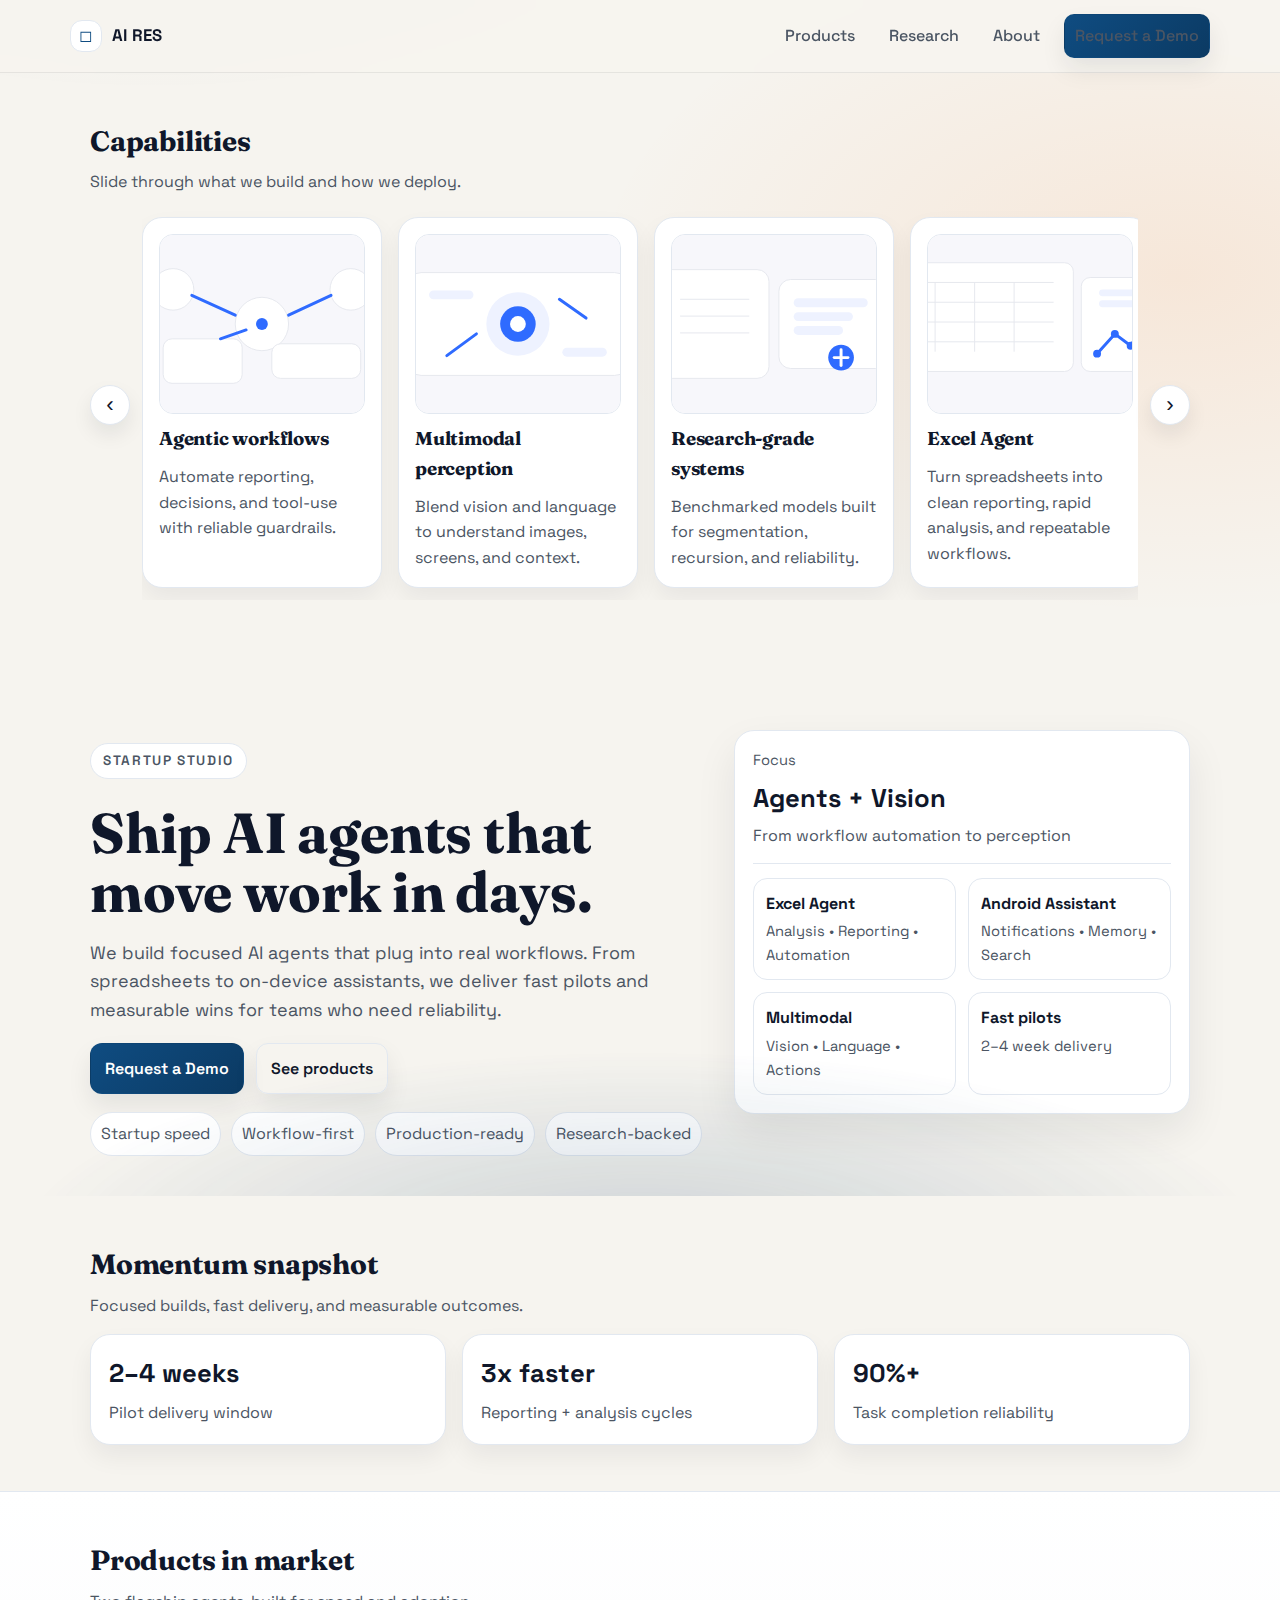
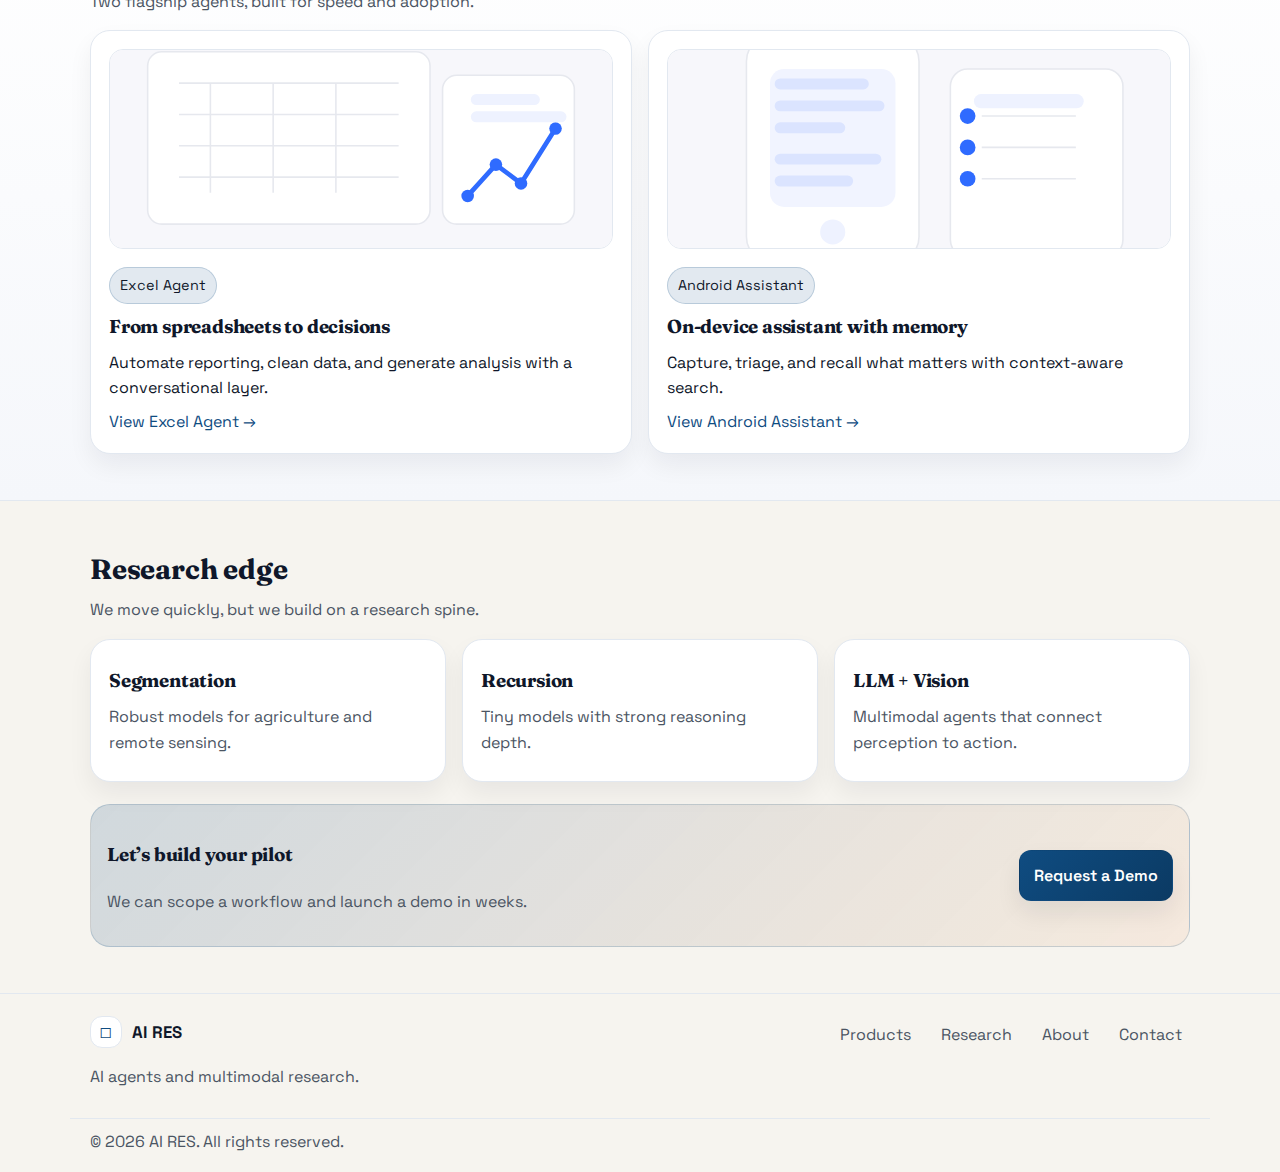
<file: index.html>
<!doctype html>
<html lang="en">
<head>
  <meta charset="utf-8" />
  <meta name="viewport" content="width=device-width,initial-scale=1" />
  <title>AI RES — AI Agents for Fast-Moving Teams</title>
  <meta name="description" content="AI RES is a startup studio building AI agents for real workflows. Fast pilots, reliable automation, research-backed systems." />
  <meta property="og:title" content="AI RES" />
  <meta property="og:description" content="AI agents for real workflows. Fast pilots, reliable automation, and research-backed systems." />
  <meta property="og:type" content="website" />
  <link rel="icon" href="data:,">
  <link rel="stylesheet" href="./assets/css/styles.css" />
</head>
<body>
  <a class="skip-link" href="#main">Skip to content</a>

  <header class="site-header">
    <div class="container header-inner">
      <a class="brand" href="./">
        <span class="brand-mark" aria-hidden="true">◻︎</span>
        <span class="brand-name">AI RES</span>
      </a>

      <button class="nav-toggle" aria-label="Open menu" aria-expanded="false" data-nav-toggle>
        <span class="nav-toggle-bar"></span>
        <span class="nav-toggle-bar"></span>
      </button>

      <nav class="nav" data-nav>
        <a href="./products/">Products</a>
        <a href="./research/">Research</a>
        <a href="./about/">About</a>
        <a href="./contact/" class="btn btn-sm btn-primary">Request a Demo</a>
      </nav>
    </div>
  </header>

  <main id="main">
    <section class="section">
      <div class="container">
        <div class="section-head">
          <h2>Capabilities</h2>
          <p class="muted">Slide through what we build and how we deploy.</p>
        </div>

        <div class="capability-slider" data-slider>
          <button class="slider-btn" type="button" aria-label="Previous" data-slider-prev>‹</button>
          <div class="slider-track" data-slider-track>
            <article class="slider-card">
              <img src="./assets/img/capability-agents.svg" alt="Workflow nodes connected by paths">
              <h3>Agentic workflows</h3>
              <p>Automate reporting, decisions, and tool-use with reliable guardrails.</p>
            </article>
            <article class="slider-card">
              <img src="./assets/img/capability-vision.svg" alt="Lens with visual markers and focus rings">
              <h3>Multimodal perception</h3>
              <p>Blend vision and language to understand images, screens, and context.</p>
            </article>
            <article class="slider-card">
              <img src="./assets/img/capability-research.svg" alt="Research blocks with highlighted findings">
              <h3>Research-grade systems</h3>
              <p>Benchmarked models built for segmentation, recursion, and reliability.</p>
            </article>
            <article class="slider-card">
              <img src="./assets/img/product-excel.svg" alt="Spreadsheet cells connected to a chart and checkmarks">
              <h3>Excel Agent</h3>
              <p>Turn spreadsheets into clean reporting, rapid analysis, and repeatable workflows.</p>
            </article>
            <article class="slider-card">
              <img src="./assets/img/product-android.svg" alt="Mobile assistant interface with notifications and memory">
              <h3>Android Assistant</h3>
              <p>A context-aware assistant that remembers, prioritizes, and retrieves what matters.</p>
            </article>
          </div>
          <button class="slider-btn" type="button" aria-label="Next" data-slider-next>›</button>
        </div>
      </div>
    </section>

    <section class="hero">
      <div class="container hero-grid">
        <div class="hero-copy">
          <p class="eyebrow">Startup Studio</p>
          <h1>Ship AI agents that move work in days.</h1>
          <p class="lead">
            We build focused AI agents that plug into real workflows. From spreadsheets to on-device assistants,
            we deliver fast pilots and measurable wins for teams who need reliability.
          </p>

          <div class="cta-row">
            <a class="btn btn-primary" href="./contact/?subject=Request%20a%20Demo%20—%20AI%20RES">Request a Demo</a>
            <a class="btn btn-ghost" href="./products/">See products</a>
          </div>

          <div class="trust-strip" role="list" aria-label="Key attributes">
            <div role="listitem">Startup speed</div>
            <div role="listitem">Workflow-first</div>
            <div role="listitem">Production-ready</div>
            <div role="listitem">Research-backed</div>
          </div>
        </div>

        <div class="hero-card">
          <div class="metric">
            <div class="metric-kicker">Focus</div>
            <div class="metric-value">Agents + Vision</div>
            <div class="metric-sub">From workflow automation to perception</div>
          </div>
          <div class="divider"></div>
          <div class="mini-grid">
            <div class="mini">
              <div class="mini-title">Excel Agent</div>
              <div class="mini-sub">Analysis • Reporting • Automation</div>
            </div>
            <div class="mini">
              <div class="mini-title">Android Assistant</div>
              <div class="mini-sub">Notifications • Memory • Search</div>
            </div>
            <div class="mini">
              <div class="mini-title">Multimodal</div>
              <div class="mini-sub">Vision • Language • Actions</div>
            </div>
            <div class="mini">
              <div class="mini-title">Fast pilots</div>
              <div class="mini-sub">2–4 week delivery</div>
            </div>
          </div>
        </div>
      </div>

      <div class="hero-bg" aria-hidden="true"></div>
    </section>

    <section class="section">
      <div class="container">
        <div class="section-head">
          <h2>Momentum snapshot</h2>
          <p class="muted">Focused builds, fast delivery, and measurable outcomes.</p>
        </div>

        <div class="stat-grid">
          <article class="stat-card">
            <p class="stat-value">2–4 weeks</p>
            <p class="stat-label">Pilot delivery window</p>
          </article>
          <article class="stat-card">
            <p class="stat-value">3x faster</p>
            <p class="stat-label">Reporting + analysis cycles</p>
          </article>
          <article class="stat-card">
            <p class="stat-value">90%+</p>
            <p class="stat-label">Task completion reliability</p>
          </article>
        </div>
      </div>
    </section>

    <section class="section section-soft">
      <div class="container">
        <div class="section-head">
          <h2>Products in market</h2>
          <p class="muted">Two flagship agents, built for speed and adoption.</p>
        </div>

        <div class="cards two">
          <article class="card product-card">
            <img src="./assets/img/product-excel.svg" alt="Spreadsheet cells connected to a chart and checkmarks">
            <div class="tag">Excel Agent</div>
            <h3>From spreadsheets to decisions</h3>
            <p>Automate reporting, clean data, and generate analysis with a conversational layer.</p>
            <a class="link" href="./products/excel-agent/">View Excel Agent →</a>
          </article>
          <article class="card product-card">
            <img src="./assets/img/product-android.svg" alt="Mobile assistant interface with notifications and memory">
            <div class="tag">Android Assistant</div>
            <h3>On-device assistant with memory</h3>
            <p>Capture, triage, and recall what matters with context-aware search.</p>
            <a class="link" href="./products/android-assistant/">View Android Assistant →</a>
          </article>
        </div>
      </div>
    </section>

    <section class="section">
      <div class="container">
        <div class="section-head">
          <h2>Research edge</h2>
          <p class="muted">We move quickly, but we build on a research spine.</p>
        </div>

        <div class="cards three">
          <article class="card">
            <h3>Segmentation</h3>
            <p class="muted">Robust models for agriculture and remote sensing.</p>
          </article>
          <article class="card">
            <h3>Recursion</h3>
            <p class="muted">Tiny models with strong reasoning depth.</p>
          </article>
          <article class="card">
            <h3>LLM + Vision</h3>
            <p class="muted">Multimodal agents that connect perception to action.</p>
          </article>
        </div>

        <div class="callout">
          <div>
            <h3>Let’s build your pilot</h3>
            <p class="muted">We can scope a workflow and launch a demo in weeks.</p>
          </div>
          <a class="btn btn-primary" href="./contact/?subject=Pilot%20Request%20—%20AI%20RES">Request a Demo</a>
        </div>
      </div>
    </section>
  </main>

  <footer class="site-footer">
    <div class="container footer-inner">
      <div class="footer-left">
        <div class="brand small">
          <span class="brand-mark" aria-hidden="true">◻︎</span>
          <span class="brand-name">AI RES</span>
        </div>
        <p class="muted">AI agents and multimodal research.</p>
      </div>
      <div class="footer-right">
        <a href="./products/">Products</a>
        <a href="./research/">Research</a>
        <a href="./about/">About</a>
        <a href="./contact/">Contact</a>
      </div>
    </div>
    <div class="container footer-bottom">
      <span class="muted">© <span id="year"></span> AI RES. All rights reserved.</span>
    </div>
  </footer>

  <script src="./assets/js/main.js"></script>
</body>
</html>
</file>
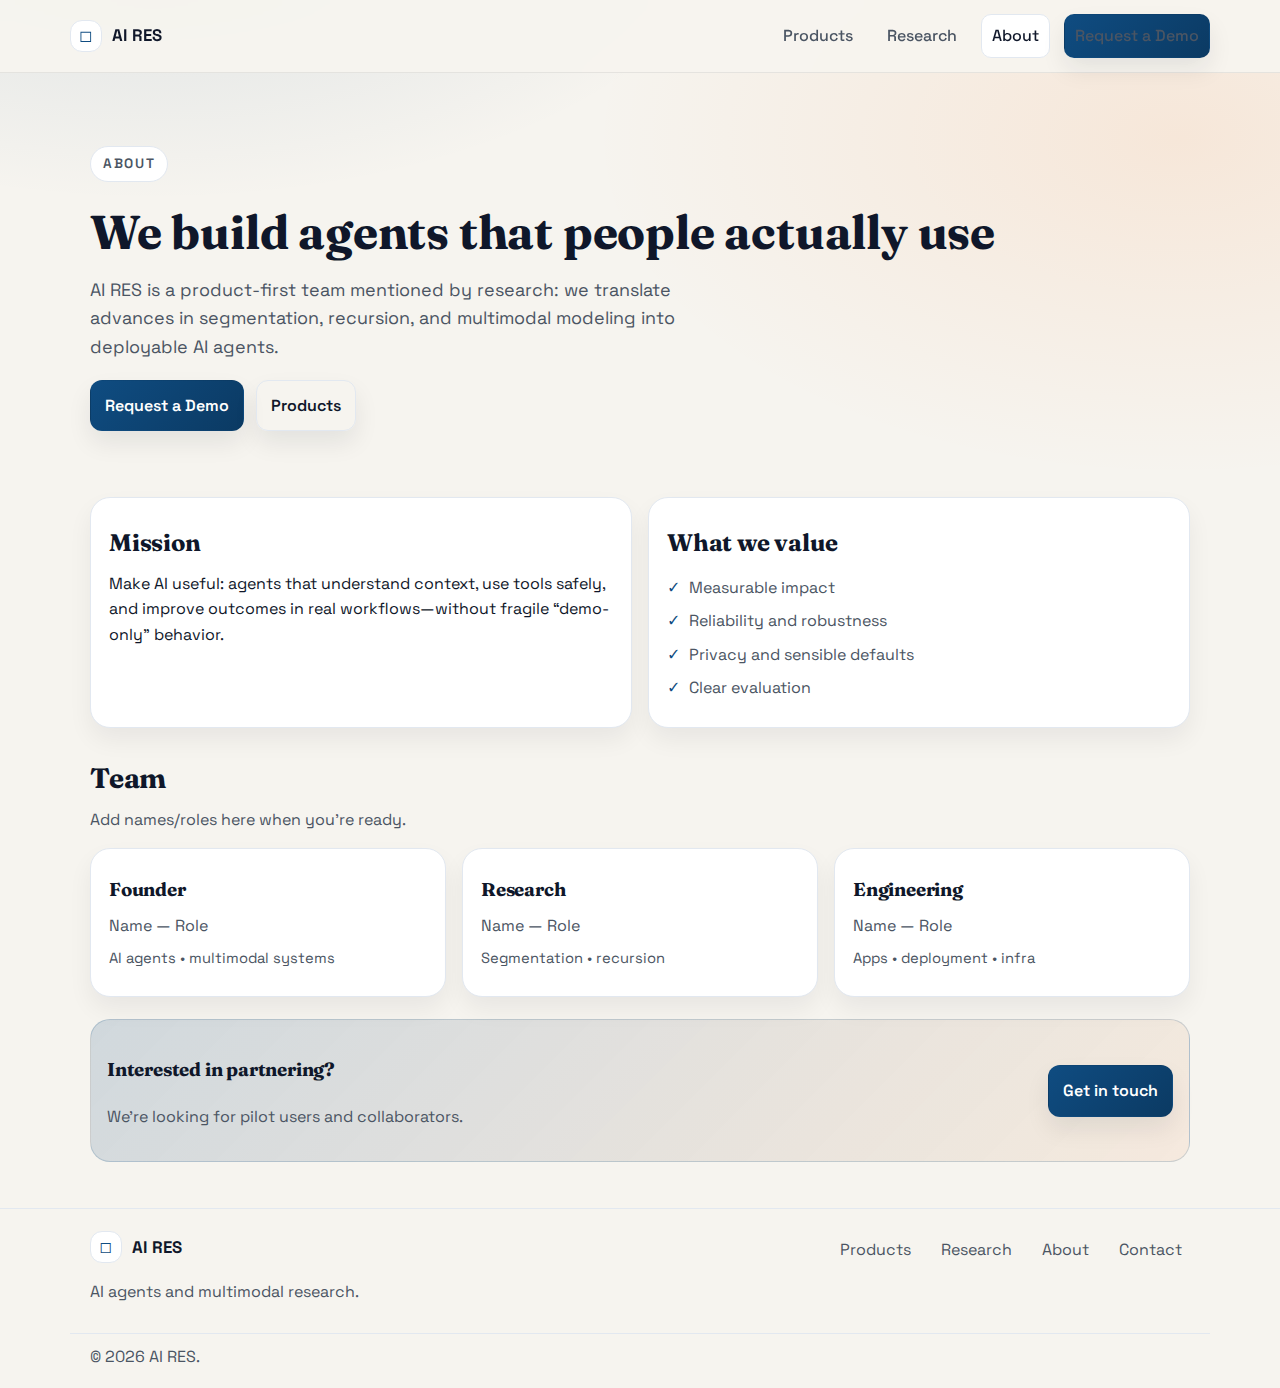
<file: about/index.html>
<!doctype html>
<html lang="en">
<head>
  <meta charset="utf-8" />
  <meta name="viewport" content="width=device-width,initial-scale=1" />
  <title>About — AI RES</title>
  <meta name="description" content="About AI RES." />
  <link rel="icon" href="data:,">
  <link rel="stylesheet" href="../assets/css/styles.css" />
</head>
<body>
  <a class="skip-link" href="#main">Skip to content</a>

  <header class="site-header">
    <div class="container header-inner">
      <a class="brand" href="../">
        <span class="brand-mark" aria-hidden="true">◻︎</span>
        <span class="brand-name">AI RES</span>
      </a>

      <button class="nav-toggle" aria-label="Open menu" aria-expanded="false" data-nav-toggle>
        <span class="nav-toggle-bar"></span>
        <span class="nav-toggle-bar"></span>
      </button>

      <nav class="nav" data-nav>
        <a href="../products/">Products</a>
        <a href="../research/">Research</a>
        <a class="active" href="./">About</a>
        <a href="../contact/" class="btn btn-sm btn-primary">Request a Demo</a>
      </nav>
    </div>
  </header>

  <main id="main">
    <section class="page-hero">
      <div class="container">
        <p class="eyebrow">About</p>
        <h1>We build agents that people actually use</h1>
        <p class="lead">
          AI RES is a product-first team mentioned by research: we translate advances in segmentation,
          recursion, and multimodal modeling into deployable AI agents.
        </p>
        <div class="cta-row">
          <a class="btn btn-primary" href="../contact/?subject=Request%20a%20Demo%20—%20AI%20RES">Request a Demo</a>
          <a class="btn btn-ghost" href="../products/">Products</a>
        </div>
      </div>
    </section>

    <section class="section">
      <div class="container">
        <div class="cards two">
          <article class="card">
            <h2>Mission</h2>
            <p>
              Make AI useful: agents that understand context, use tools safely, and improve outcomes in
              real workflows—without fragile “demo-only” behavior.
            </p>
          </article>
          <article class="card">
            <h2>What we value</h2>
            <ul class="checklist">
              <li>Measurable impact</li>
              <li>Reliability and robustness</li>
              <li>Privacy and sensible defaults</li>
              <li>Clear evaluation</li>
            </ul>
          </article>
        </div>

        <div class="section-head" style="margin-top: 28px;">
          <h2>Team</h2>
          <p class="muted">Add names/roles here when you’re ready.</p>
        </div>

        <div class="cards three">
          <article class="card">
            <h3>Founder</h3>
            <p class="muted">Name — Role</p>
            <p class="tiny muted">AI agents • multimodal systems</p>
          </article>
          <article class="card">
            <h3>Research</h3>
            <p class="muted">Name — Role</p>
            <p class="tiny muted">Segmentation • recursion</p>
          </article>
          <article class="card">
            <h3>Engineering</h3>
            <p class="muted">Name — Role</p>
            <p class="tiny muted">Apps • deployment • infra</p>
          </article>
        </div>

        <div class="callout">
          <div>
            <h3>Interested in partnering?</h3>
            <p class="muted">We’re looking for pilot users and collaborators.</p>
          </div>
          <a class="btn btn-primary" href="../contact/?subject=Partnership%20Inquiry%20—%20AI%20RES">Get in touch</a>
        </div>
      </div>
    </section>
  </main>

  <footer class="site-footer">
    <div class="container footer-inner">
      <div class="footer-left">
        <div class="brand small">
          <span class="brand-mark" aria-hidden="true">◻︎</span>
          <span class="brand-name">AI RES</span>
        </div>
        <p class="muted">AI agents and multimodal research.</p>
      </div>
      <div class="footer-right">
        <a href="../products/">Products</a>
        <a href="../research/">Research</a>
        <a href="../about/">About</a>
        <a href="../contact/">Contact</a>
      </div>
    </div>
    <div class="container footer-bottom">
      <span class="muted">© <span id="year"></span> AI RES.</span>
    </div>
  </footer>

  <script src="../assets/js/main.js"></script>
</body>
</html>
</file>
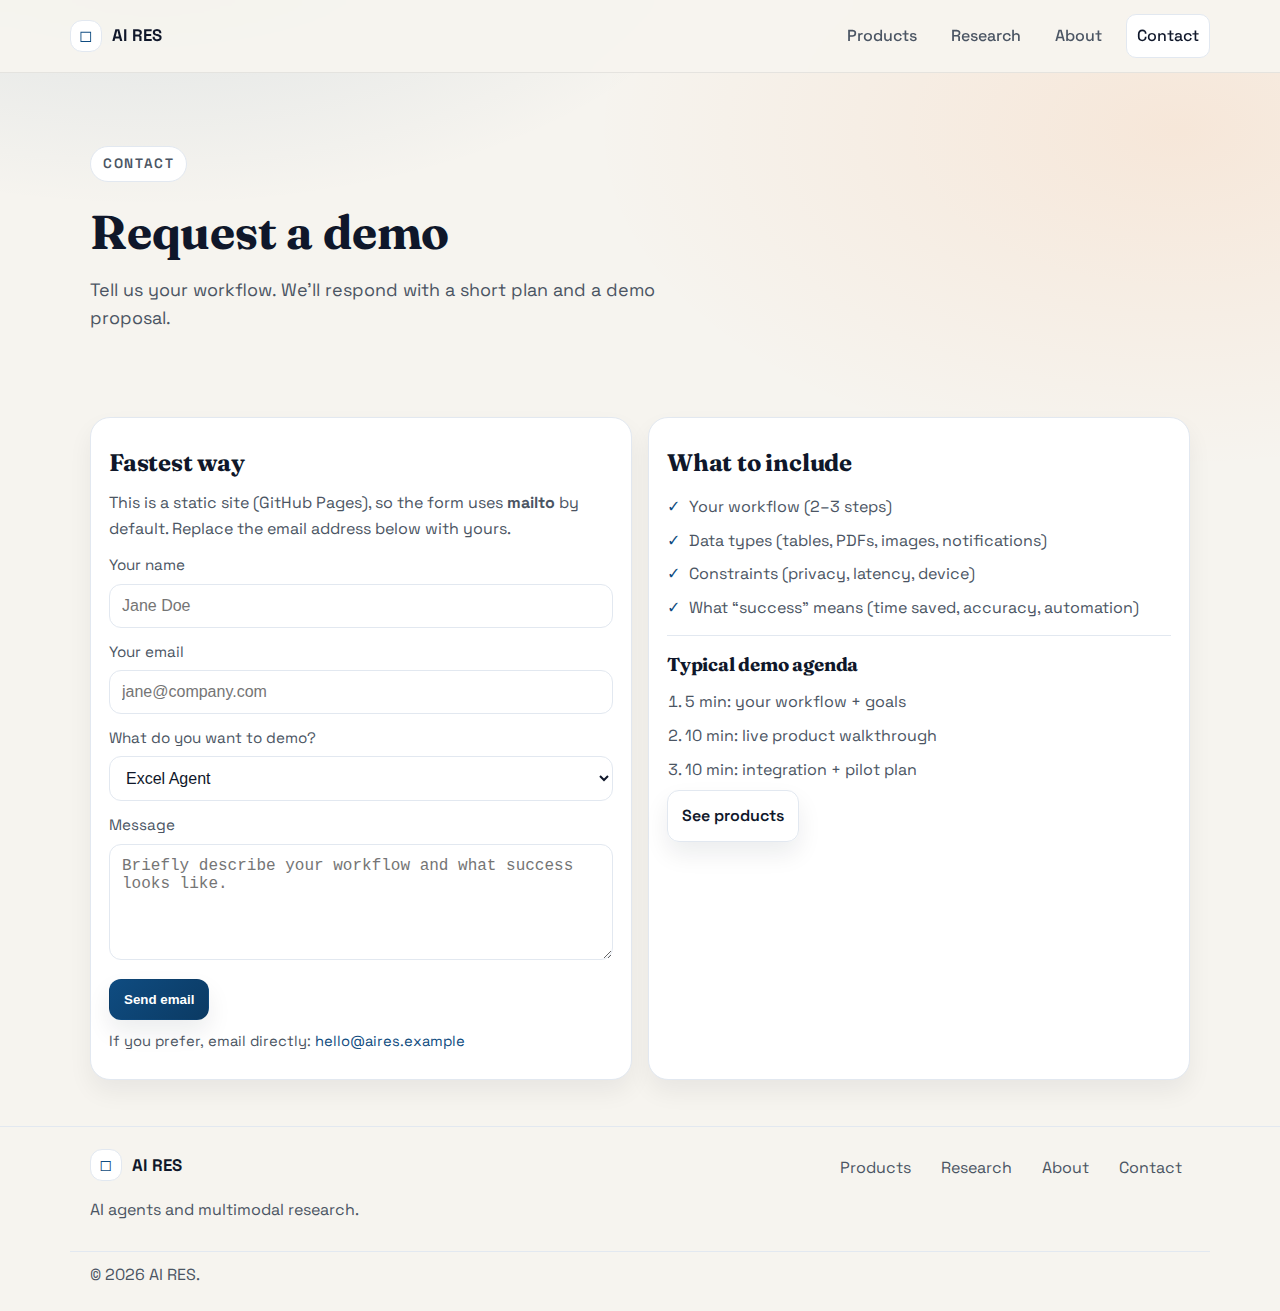
<file: contact/index.html>
<!doctype html>
<html lang="en">
<head>
  <meta charset="utf-8" />
  <meta name="viewport" content="width=device-width,initial-scale=1" />
  <title>Contact — AI RES</title>
  <meta name="description" content="Contact AI RES to request a demo." />
  <link rel="icon" href="data:,">
  <link rel="stylesheet" href="../assets/css/styles.css" />
</head>
<body>
  <a class="skip-link" href="#main">Skip to content</a>

  <header class="site-header">
    <div class="container header-inner">
      <a class="brand" href="../">
        <span class="brand-mark" aria-hidden="true">◻︎</span>
        <span class="brand-name">AI RES</span>
      </a>

      <button class="nav-toggle" aria-label="Open menu" aria-expanded="false" data-nav-toggle>
        <span class="nav-toggle-bar"></span>
        <span class="nav-toggle-bar"></span>
      </button>

      <nav class="nav" data-nav>
        <a href="../products/">Products</a>
        <a href="../research/">Research</a>
        <a href="../about/">About</a>
        <a class="active" href="./">Contact</a>
      </nav>
    </div>
  </header>

  <main id="main">
    <section class="page-hero">
      <div class="container">
        <p class="eyebrow">Contact</p>
        <h1>Request a demo</h1>
        <p class="lead">Tell us your workflow. We’ll respond with a short plan and a demo proposal.</p>
      </div>
    </section>

    <section class="section">
      <div class="container">
        <div class="cards two">
          <article class="card">
            <h2>Fastest way</h2>
            <p class="muted">
              This is a static site (GitHub Pages), so the form uses <strong>mailto</strong> by default.
              Replace the email address below with yours.
            </p>

            <div class="form">
              <label>
                Your name
                <input type="text" id="name" placeholder="Jane Doe" autocomplete="name" />
              </label>
              <label>
                Your email
                <input type="email" id="email" placeholder="jane@company.com" autocomplete="email" />
              </label>
              <label>
                What do you want to demo?
                <select id="topic">
                  <option value="Excel Agent">Excel Agent</option>
                  <option value="Android Assistant">Android Assistant</option>
                  <option value="Both">Both</option>
                  <option value="Other">Other</option>
                </select>
              </label>
              <label>
                Message
                <textarea id="message" rows="5" placeholder="Briefly describe your workflow and what success looks like."></textarea>
              </label>

              <button class="btn btn-primary" id="sendEmail">Send email</button>
              <p class="tiny muted" style="margin-top:10px;">
                If you prefer, email directly:
                <a class="link" href="mailto:hello@aires.example?subject=Request%20a%20Demo%20—%20AI%20RES">hello@aires.example</a>
              </p>
            </div>
          </article>

          <article class="card">
            <h2>What to include</h2>
            <ul class="checklist">
              <li>Your workflow (2–3 steps)</li>
              <li>Data types (tables, PDFs, images, notifications)</li>
              <li>Constraints (privacy, latency, device)</li>
              <li>What “success” means (time saved, accuracy, automation)</li>
            </ul>

            <div class="divider"></div>

            <h3>Typical demo agenda</h3>
            <ol class="ordered">
              <li>5 min: your workflow + goals</li>
              <li>10 min: live product walkthrough</li>
              <li>10 min: integration + pilot plan</li>
            </ol>

            <a class="btn btn-ghost" href="../products/">See products</a>
          </article>
        </div>
      </div>
    </section>
  </main>

  <footer class="site-footer">
    <div class="container footer-inner">
      <div class="footer-left">
        <div class="brand small">
          <span class="brand-mark" aria-hidden="true">◻︎</span>
          <span class="brand-name">AI RES</span>
        </div>
        <p class="muted">AI agents and multimodal research.</p>
      </div>
      <div class="footer-right">
        <a href="../products/">Products</a>
        <a href="../research/">Research</a>
        <a href="../about/">About</a>
        <a href="../contact/">Contact</a>
      </div>
    </div>
    <div class="container footer-bottom">
      <span class="muted">© <span id="year"></span> AI RES.</span>
    </div>
  </footer>

  <script src="../assets/js/main.js"></script>
</body>
</html>
</file>
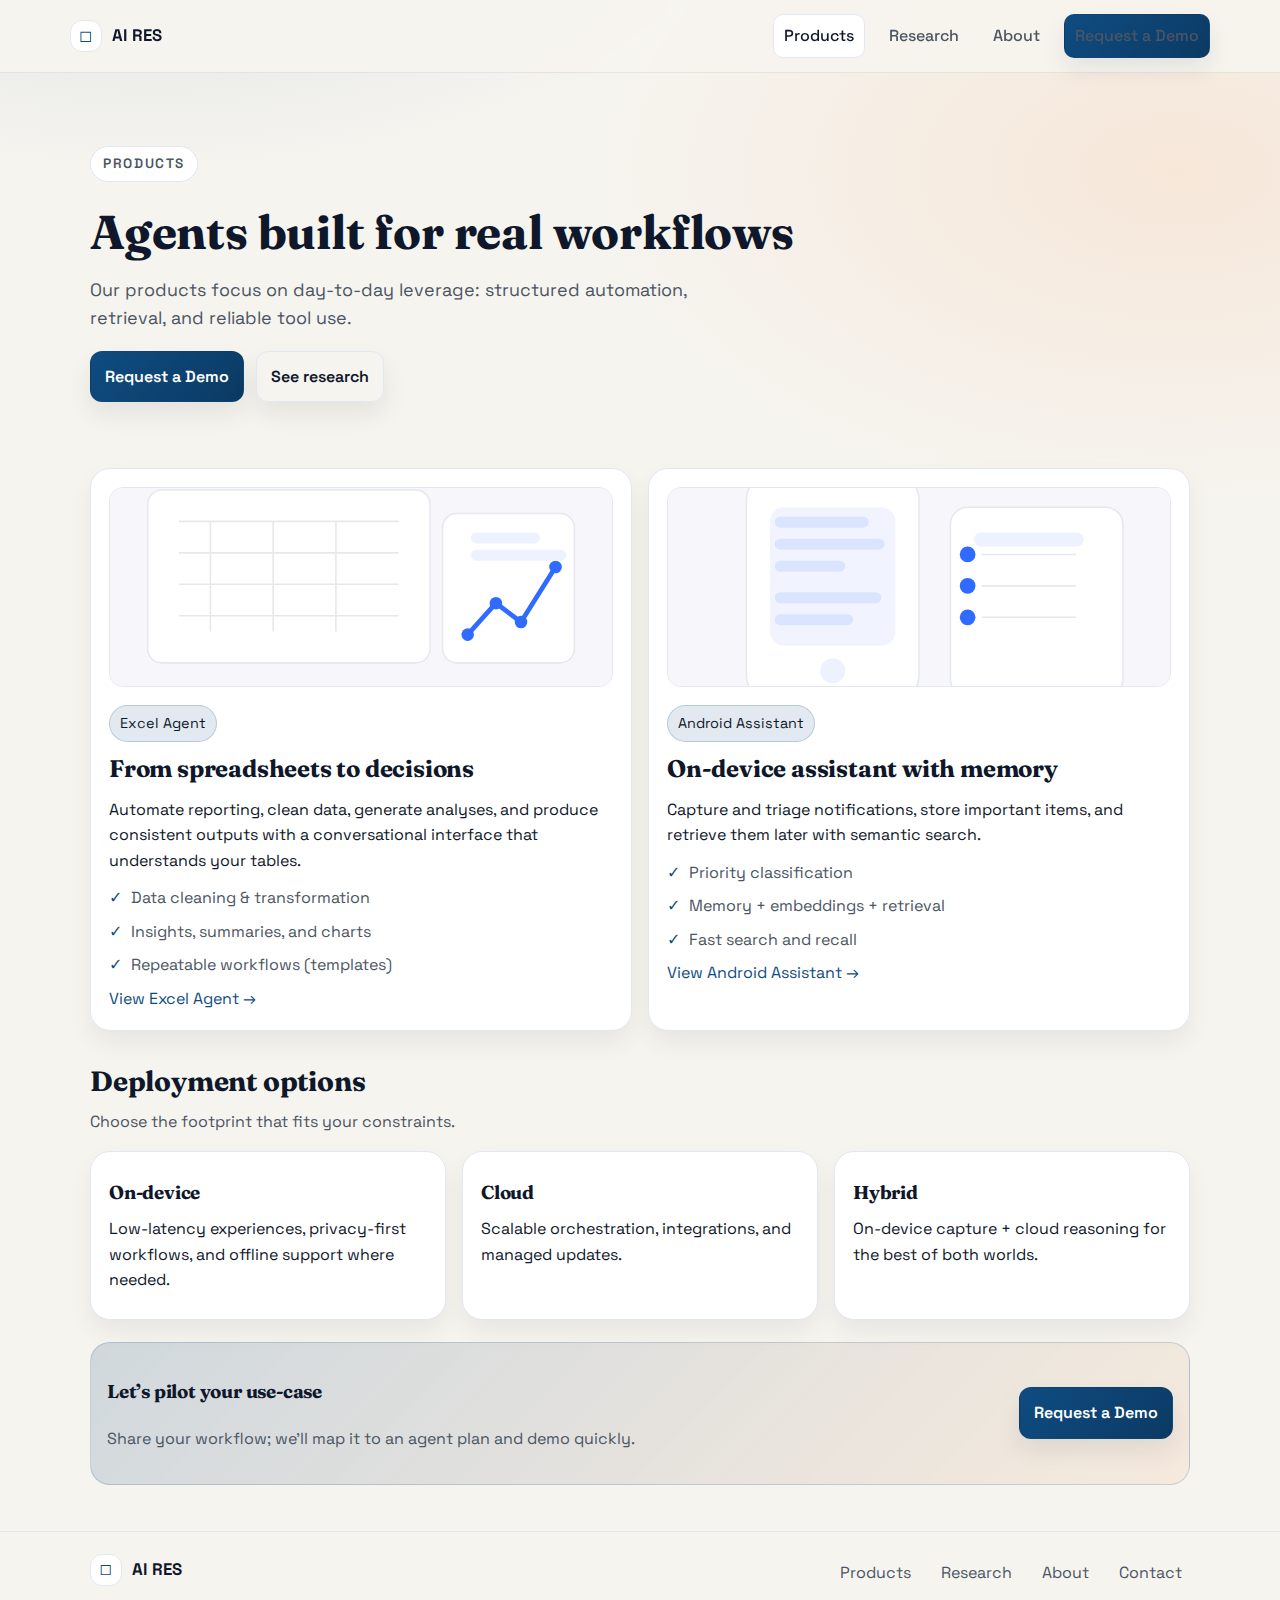
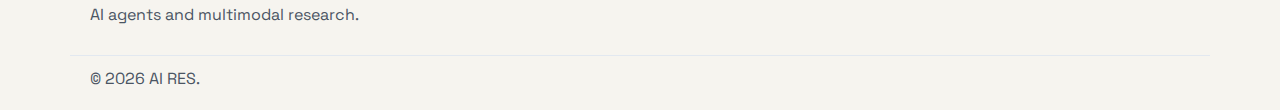
<file: products/index.html>
<!doctype html>
<html lang="en">
<head>
  <meta charset="utf-8" />
  <meta name="viewport" content="width=device-width,initial-scale=1" />
  <title>Products — AI RES</title>
  <meta name="description" content="AI RES products: Excel agent and Android assistant." />
  <link rel="icon" href="data:,">
  <link rel="stylesheet" href="../assets/css/styles.css" />
</head>
<body>
  <a class="skip-link" href="#main">Skip to content</a>

  <header class="site-header">
    <div class="container header-inner">
      <a class="brand" href="../">
        <span class="brand-mark" aria-hidden="true">◻︎</span>
        <span class="brand-name">AI RES</span>
      </a>

      <button class="nav-toggle" aria-label="Open menu" aria-expanded="false" data-nav-toggle>
        <span class="nav-toggle-bar"></span>
        <span class="nav-toggle-bar"></span>
      </button>

      <nav class="nav" data-nav>
        <a class="active" href="./">Products</a>
        <a href="../research/">Research</a>
        <a href="../about/">About</a>
        <a href="../contact/" class="btn btn-sm btn-primary">Request a Demo</a>
      </nav>
    </div>
  </header>

  <main id="main">
    <section class="page-hero">
      <div class="container">
        <p class="eyebrow">Products</p>
        <h1>Agents built for real workflows</h1>
        <p class="lead">
          Our products focus on day-to-day leverage: structured automation, retrieval, and reliable tool use.
        </p>

        <div class="cta-row">
          <a class="btn btn-primary" href="../contact/?subject=Request%20a%20Demo%20—%20AI%20RES">Request a Demo</a>
          <a class="btn btn-ghost" href="../research/">See research</a>
        </div>
      </div>
    </section>

    <section class="section">
      <div class="container">
        <div class="cards two">
          <article class="card product-card">
            <img src="../assets/img/product-excel.svg" alt="Spreadsheet cells connected to a chart and checkmarks">
            <div class="tag">Excel Agent</div>
            <h2>From spreadsheets to decisions</h2>
            <p>
              Automate reporting, clean data, generate analyses, and produce consistent outputs with a conversational
              interface that understands your tables.
            </p>
            <ul class="checklist">
              <li>Data cleaning & transformation</li>
              <li>Insights, summaries, and charts</li>
              <li>Repeatable workflows (templates)</li>
            </ul>
            <a class="link" href="./excel-agent/">View Excel Agent →</a>
          </article>

          <article class="card product-card">
            <img src="../assets/img/product-android.svg" alt="Mobile assistant interface with notifications and memory">
            <div class="tag">Android Assistant</div>
            <h2>On-device assistant with memory</h2>
            <p>
              Capture and triage notifications, store important items, and retrieve them later with semantic search.
            </p>
            <ul class="checklist">
              <li>Priority classification</li>
              <li>Memory + embeddings + retrieval</li>
              <li>Fast search and recall</li>
            </ul>
            <a class="link" href="./android-assistant/">View Android Assistant →</a>
          </article>
        </div>

        <div class="section-head" style="margin-top: 28px;">
          <h2>Deployment options</h2>
          <p class="muted">Choose the footprint that fits your constraints.</p>
        </div>

        <div class="cards three">
          <article class="card">
            <h3>On-device</h3>
            <p>Low-latency experiences, privacy-first workflows, and offline support where needed.</p>
          </article>
          <article class="card">
            <h3>Cloud</h3>
            <p>Scalable orchestration, integrations, and managed updates.</p>
          </article>
          <article class="card">
            <h3>Hybrid</h3>
            <p>On-device capture + cloud reasoning for the best of both worlds.</p>
          </article>
        </div>

        <div class="callout">
          <div>
            <h3>Let’s pilot your use-case</h3>
            <p class="muted">Share your workflow; we’ll map it to an agent plan and demo quickly.</p>
          </div>
          <a class="btn btn-primary" href="../contact/?subject=Pilot%20Request%20—%20AI%20RES">Request a Demo</a>
        </div>
      </div>
    </section>
  </main>

  <footer class="site-footer">
    <div class="container footer-inner">
      <div class="footer-left">
        <div class="brand small">
          <span class="brand-mark" aria-hidden="true">◻︎</span>
          <span class="brand-name">AI RES</span>
        </div>
        <p class="muted">AI agents and multimodal research.</p>
      </div>
      <div class="footer-right">
        <a href="../products/">Products</a>
        <a href="../research/">Research</a>
        <a href="../about/">About</a>
        <a href="../contact/">Contact</a>
      </div>
    </div>
    <div class="container footer-bottom">
      <span class="muted">© <span id="year"></span> AI RES.</span>
    </div>
  </footer>

  <script src="../assets/js/main.js"></script>
</body>
</html>
</file>
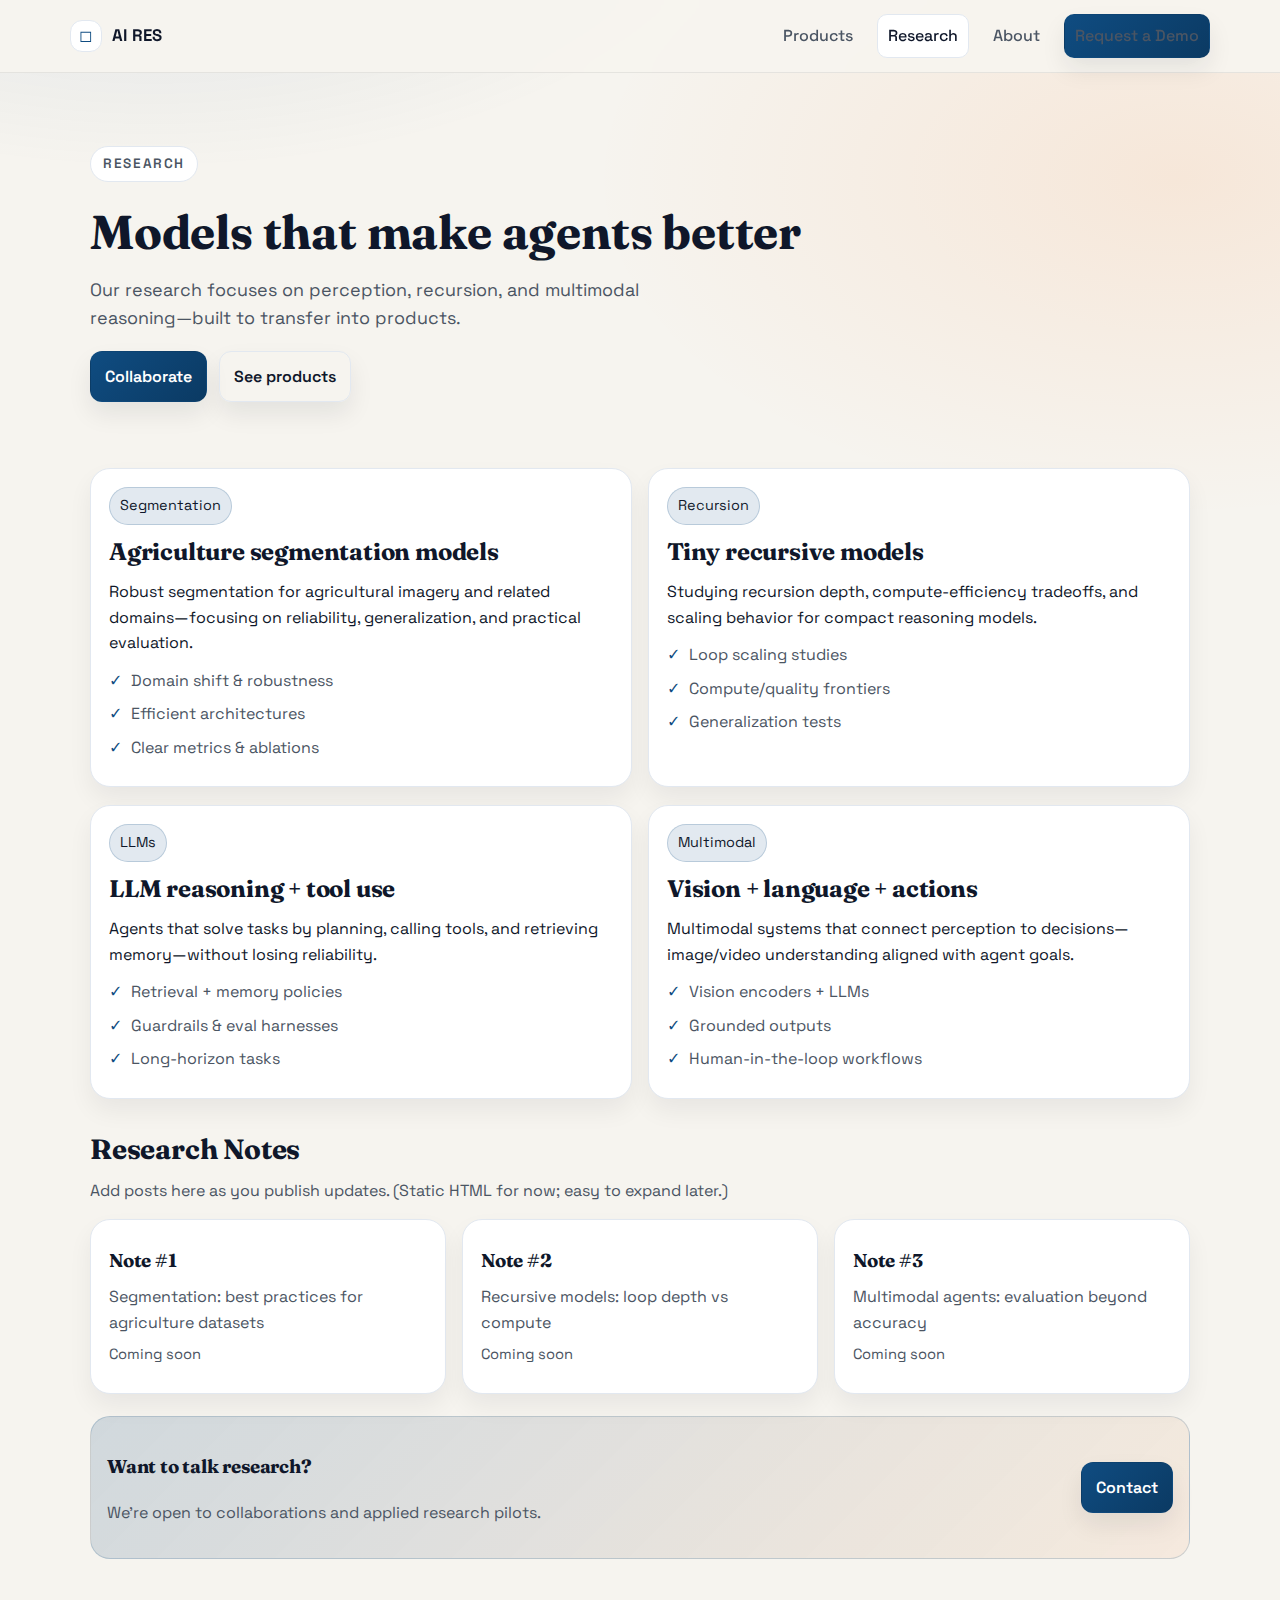
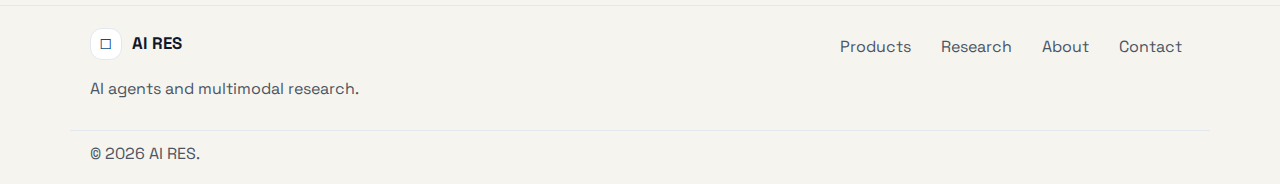
<file: research/index.html>
<!doctype html>
<html lang="en">
<head>
  <meta charset="utf-8" />
  <meta name="viewport" content="width=device-width,initial-scale=1" />
  <title>Research — AI RES</title>
  <meta name="description" content="AI RES research in segmentation, recursive models, LLMs, vision, and multimodal learning." />
  <link rel="icon" href="data:,">
  <link rel="stylesheet" href="../assets/css/styles.css" />
</head>
<body>
  <a class="skip-link" href="#main">Skip to content</a>

  <header class="site-header">
    <div class="container header-inner">
      <a class="brand" href="../">
        <span class="brand-mark" aria-hidden="true">◻︎</span>
        <span class="brand-name">AI RES</span>
      </a>

      <button class="nav-toggle" aria-label="Open menu" aria-expanded="false" data-nav-toggle>
        <span class="nav-toggle-bar"></span>
        <span class="nav-toggle-bar"></span>
      </button>

      <nav class="nav" data-nav>
        <a href="../products/">Products</a>
        <a class="active" href="./">Research</a>
        <a href="../about/">About</a>
        <a href="../contact/" class="btn btn-sm btn-primary">Request a Demo</a>
      </nav>
    </div>
  </header>

  <main id="main">
    <section class="page-hero">
      <div class="container">
        <p class="eyebrow">Research</p>
        <h1>Models that make agents better</h1>
        <p class="lead">
          Our research focuses on perception, recursion, and multimodal reasoning—built to transfer into products.
        </p>

        <div class="cta-row">
          <a class="btn btn-primary" href="../contact/?subject=Research%20Collaboration%20—%20AI%20RES">Collaborate</a>
          <a class="btn btn-ghost" href="../products/">See products</a>
        </div>
      </div>
    </section>

    <section class="section">
      <div class="container">
        <div class="cards two">
          <article class="card">
            <div class="tag">Segmentation</div>
            <h2>Agriculture segmentation models</h2>
            <p>
              Robust segmentation for agricultural imagery and related domains—focusing on reliability,
              generalization, and practical evaluation.
            </p>
            <ul class="checklist">
              <li>Domain shift & robustness</li>
              <li>Efficient architectures</li>
              <li>Clear metrics & ablations</li>
            </ul>
          </article>

          <article class="card">
            <div class="tag">Recursion</div>
            <h2>Tiny recursive models</h2>
            <p>
              Studying recursion depth, compute-efficiency tradeoffs, and scaling behavior for compact reasoning models.
            </p>
            <ul class="checklist">
              <li>Loop scaling studies</li>
              <li>Compute/quality frontiers</li>
              <li>Generalization tests</li>
            </ul>
          </article>
        </div>

        <div class="cards two" style="margin-top: 18px;">
          <article class="card">
            <div class="tag">LLMs</div>
            <h2>LLM reasoning + tool use</h2>
            <p>
              Agents that solve tasks by planning, calling tools, and retrieving memory—without losing reliability.
            </p>
            <ul class="checklist">
              <li>Retrieval + memory policies</li>
              <li>Guardrails & eval harnesses</li>
              <li>Long-horizon tasks</li>
            </ul>
          </article>

          <article class="card">
            <div class="tag">Multimodal</div>
            <h2>Vision + language + actions</h2>
            <p>
              Multimodal systems that connect perception to decisions—image/video understanding aligned with agent goals.
            </p>
            <ul class="checklist">
              <li>Vision encoders + LLMs</li>
              <li>Grounded outputs</li>
              <li>Human-in-the-loop workflows</li>
            </ul>
          </article>
        </div>

        <div class="section-head" style="margin-top: 28px;">
          <h2>Research Notes</h2>
          <p class="muted">Add posts here as you publish updates. (Static HTML for now; easy to expand later.)</p>
        </div>

        <div class="cards three">
          <article class="card">
            <h3>Note #1</h3>
            <p class="muted">Segmentation: best practices for agriculture datasets</p>
            <p class="tiny muted">Coming soon</p>
          </article>
          <article class="card">
            <h3>Note #2</h3>
            <p class="muted">Recursive models: loop depth vs compute</p>
            <p class="tiny muted">Coming soon</p>
          </article>
          <article class="card">
            <h3>Note #3</h3>
            <p class="muted">Multimodal agents: evaluation beyond accuracy</p>
            <p class="tiny muted">Coming soon</p>
          </article>
        </div>

        <div class="callout">
          <div>
            <h3>Want to talk research?</h3>
            <p class="muted">We’re open to collaborations and applied research pilots.</p>
          </div>
          <a class="btn btn-primary" href="../contact/?subject=Research%20Inquiry%20—%20AI%20RES">Contact</a>
        </div>
      </div>
    </section>
  </main>

  <footer class="site-footer">
    <div class="container footer-inner">
      <div class="footer-left">
        <div class="brand small">
          <span class="brand-mark" aria-hidden="true">◻︎</span>
          <span class="brand-name">AI RES</span>
        </div>
        <p class="muted">AI agents and multimodal research.</p>
      </div>
      <div class="footer-right">
        <a href="../products/">Products</a>
        <a href="../research/">Research</a>
        <a href="../about/">About</a>
        <a href="../contact/">Contact</a>
      </div>
    </div>
    <div class="container footer-bottom">
      <span class="muted">© <span id="year"></span> AI RES.</span>
    </div>
  </footer>

  <script src="../assets/js/main.js"></script>
</body>
</html>
</file>
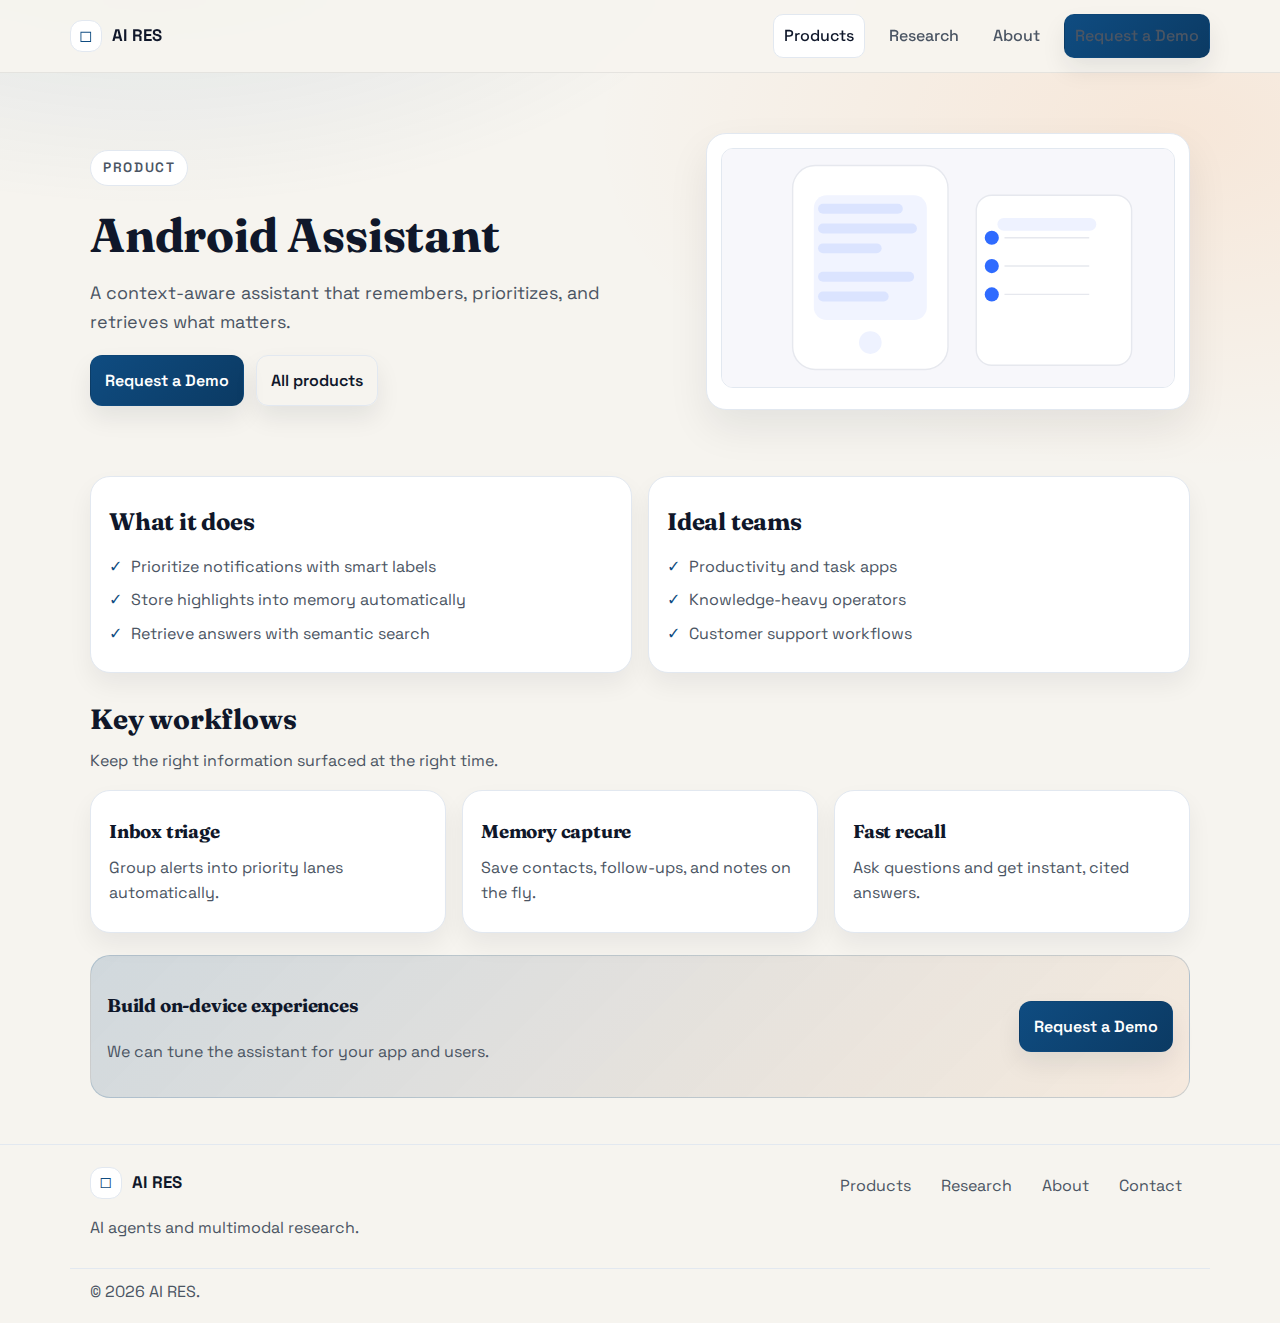
<file: products/android-assistant/index.html>
<!doctype html>
<html lang="en">
<head>
  <meta charset="utf-8" />
  <meta name="viewport" content="width=device-width,initial-scale=1" />
  <title>Android Assistant — AI RES</title>
  <meta name="description" content="Android Assistant by AI RES: notification triage, memory, and fast retrieval." />
  <link rel="icon" href="data:,">
  <link rel="stylesheet" href="../../assets/css/styles.css" />
</head>
<body>
  <a class="skip-link" href="#main">Skip to content</a>

  <header class="site-header">
    <div class="container header-inner">
      <a class="brand" href="../../">
        <span class="brand-mark" aria-hidden="true">◻︎</span>
        <span class="brand-name">AI RES</span>
      </a>

      <button class="nav-toggle" aria-label="Open menu" aria-expanded="false" data-nav-toggle>
        <span class="nav-toggle-bar"></span>
        <span class="nav-toggle-bar"></span>
      </button>

      <nav class="nav" data-nav>
        <a class="active" href="../">Products</a>
        <a href="../../research/">Research</a>
        <a href="../../about/">About</a>
        <a href="../../contact/" class="btn btn-sm btn-primary">Request a Demo</a>
      </nav>
    </div>
  </header>

  <main id="main">
    <section class="page-hero">
      <div class="container product-hero">
        <div>
          <p class="eyebrow">Product</p>
          <h1>Android Assistant</h1>
          <p class="lead">
            A context-aware assistant that remembers, prioritizes, and retrieves what matters.
          </p>
          <div class="cta-row">
            <a class="btn btn-primary" href="../../contact/?subject=Android%20Assistant%20Demo%20—%20AI%20RES">Request a Demo</a>
            <a class="btn btn-ghost" href="../">All products</a>
          </div>
        </div>
        <div class="product-hero-media">
          <img src="../../assets/img/product-android.svg" alt="Mobile assistant interface with notifications and memory">
        </div>
      </div>
    </section>

    <section class="section">
      <div class="container">
        <div class="cards two">
          <article class="card">
            <h2>What it does</h2>
            <ul class="checklist">
              <li>Prioritize notifications with smart labels</li>
              <li>Store highlights into memory automatically</li>
              <li>Retrieve answers with semantic search</li>
            </ul>
          </article>
          <article class="card">
            <h2>Ideal teams</h2>
            <ul class="checklist">
              <li>Productivity and task apps</li>
              <li>Knowledge-heavy operators</li>
              <li>Customer support workflows</li>
            </ul>
          </article>
        </div>

        <div class="section-head" style="margin-top: 24px;">
          <h2>Key workflows</h2>
          <p class="muted">Keep the right information surfaced at the right time.</p>
        </div>

        <div class="cards three">
          <article class="card">
            <h3>Inbox triage</h3>
            <p class="muted">Group alerts into priority lanes automatically.</p>
          </article>
          <article class="card">
            <h3>Memory capture</h3>
            <p class="muted">Save contacts, follow-ups, and notes on the fly.</p>
          </article>
          <article class="card">
            <h3>Fast recall</h3>
            <p class="muted">Ask questions and get instant, cited answers.</p>
          </article>
        </div>

        <div class="callout">
          <div>
            <h3>Build on-device experiences</h3>
            <p class="muted">We can tune the assistant for your app and users.</p>
          </div>
          <a class="btn btn-primary" href="../../contact/?subject=Android%20Assistant%20Pilot%20—%20AI%20RES">Request a Demo</a>
        </div>
      </div>
    </section>
  </main>

  <footer class="site-footer">
    <div class="container footer-inner">
      <div class="footer-left">
        <div class="brand small">
          <span class="brand-mark" aria-hidden="true">◻︎</span>
          <span class="brand-name">AI RES</span>
        </div>
        <p class="muted">AI agents and multimodal research.</p>
      </div>
      <div class="footer-right">
        <a href="../">Products</a>
        <a href="../../research/">Research</a>
        <a href="../../about/">About</a>
        <a href="../../contact/">Contact</a>
      </div>
    </div>
    <div class="container footer-bottom">
      <span class="muted">© <span id="year"></span> AI RES.</span>
    </div>
  </footer>

  <script src="../../assets/js/main.js"></script>
</body>
</html>
</file>
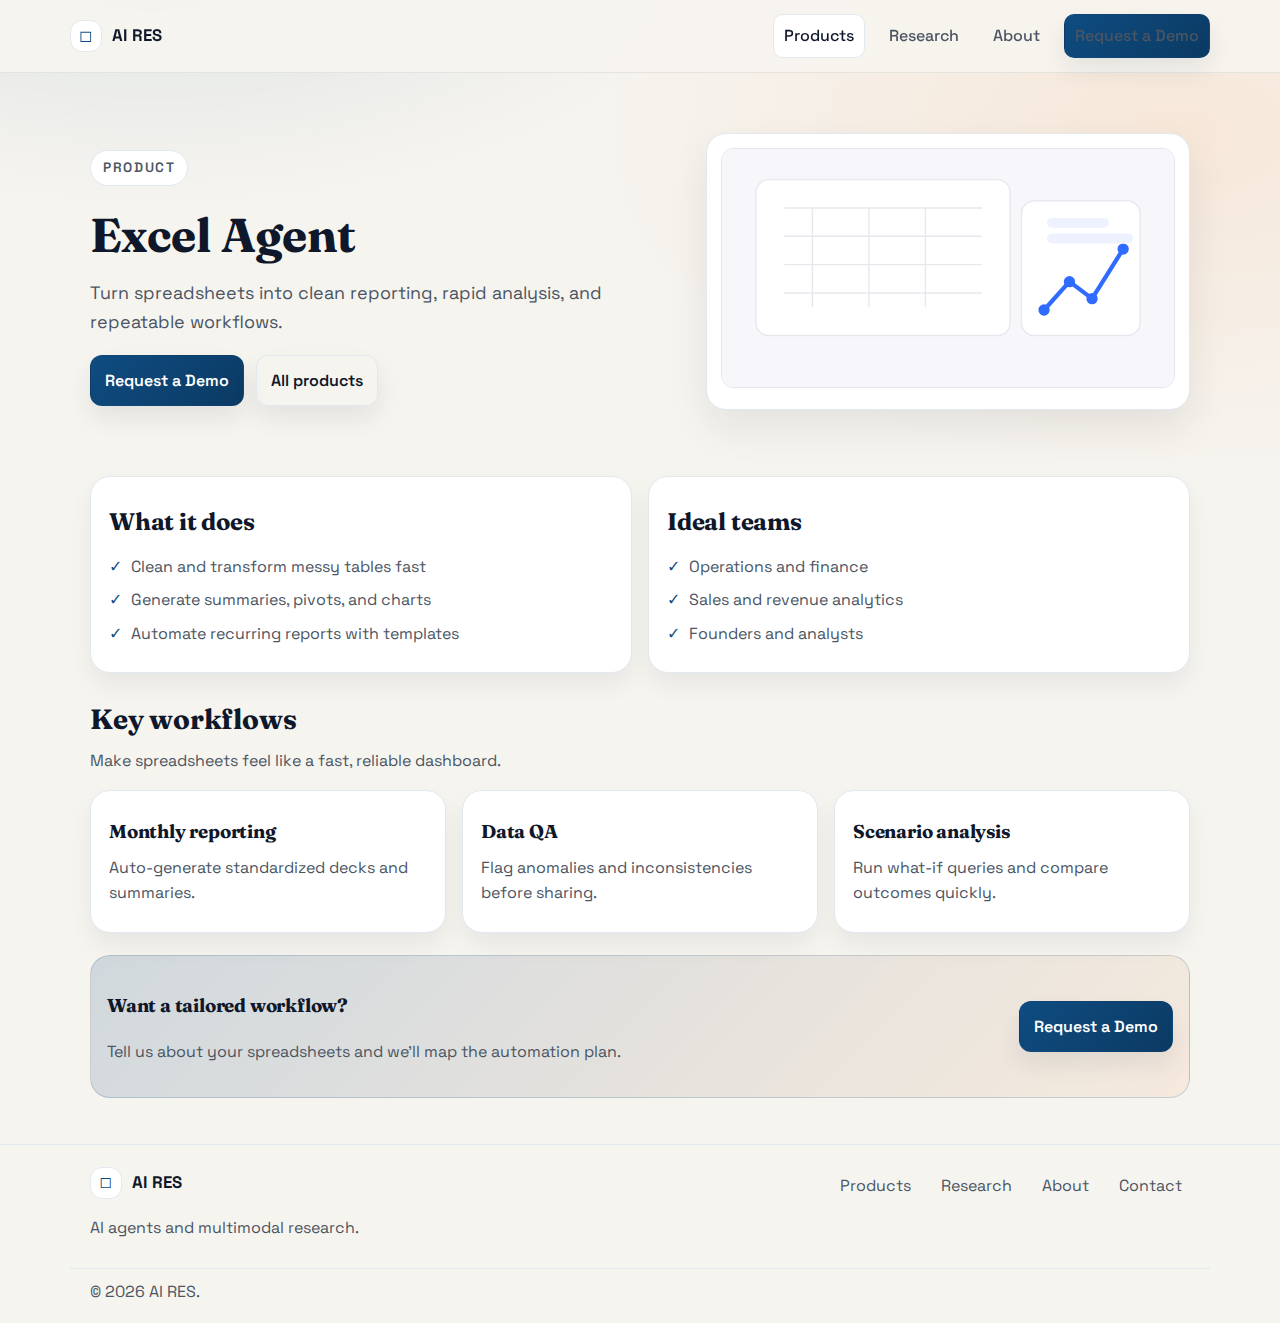
<file: products/excel-agent/index.html>
<!doctype html>
<html lang="en">
<head>
  <meta charset="utf-8" />
  <meta name="viewport" content="width=device-width,initial-scale=1" />
  <title>Excel Agent — AI RES</title>
  <meta name="description" content="Excel Agent by AI RES: automate reporting, analysis, and spreadsheet workflows." />
  <link rel="icon" href="data:,">
  <link rel="stylesheet" href="../../assets/css/styles.css" />
</head>
<body>
  <a class="skip-link" href="#main">Skip to content</a>

  <header class="site-header">
    <div class="container header-inner">
      <a class="brand" href="../../">
        <span class="brand-mark" aria-hidden="true">◻︎</span>
        <span class="brand-name">AI RES</span>
      </a>

      <button class="nav-toggle" aria-label="Open menu" aria-expanded="false" data-nav-toggle>
        <span class="nav-toggle-bar"></span>
        <span class="nav-toggle-bar"></span>
      </button>

      <nav class="nav" data-nav>
        <a class="active" href="../">Products</a>
        <a href="../../research/">Research</a>
        <a href="../../about/">About</a>
        <a href="../../contact/" class="btn btn-sm btn-primary">Request a Demo</a>
      </nav>
    </div>
  </header>

  <main id="main">
    <section class="page-hero">
      <div class="container product-hero">
        <div>
          <p class="eyebrow">Product</p>
          <h1>Excel Agent</h1>
          <p class="lead">
            Turn spreadsheets into clean reporting, rapid analysis, and repeatable workflows.
          </p>
          <div class="cta-row">
            <a class="btn btn-primary" href="../../contact/?subject=Excel%20Agent%20Demo%20—%20AI%20RES">Request a Demo</a>
            <a class="btn btn-ghost" href="../">All products</a>
          </div>
        </div>
        <div class="product-hero-media">
          <img src="../../assets/img/product-excel.svg" alt="Spreadsheet cells connected to a chart and checkmarks">
        </div>
      </div>
    </section>

    <section class="section">
      <div class="container">
        <div class="cards two">
          <article class="card">
            <h2>What it does</h2>
            <ul class="checklist">
              <li>Clean and transform messy tables fast</li>
              <li>Generate summaries, pivots, and charts</li>
              <li>Automate recurring reports with templates</li>
            </ul>
          </article>
          <article class="card">
            <h2>Ideal teams</h2>
            <ul class="checklist">
              <li>Operations and finance</li>
              <li>Sales and revenue analytics</li>
              <li>Founders and analysts</li>
            </ul>
          </article>
        </div>

        <div class="section-head" style="margin-top: 24px;">
          <h2>Key workflows</h2>
          <p class="muted">Make spreadsheets feel like a fast, reliable dashboard.</p>
        </div>

        <div class="cards three">
          <article class="card">
            <h3>Monthly reporting</h3>
            <p class="muted">Auto-generate standardized decks and summaries.</p>
          </article>
          <article class="card">
            <h3>Data QA</h3>
            <p class="muted">Flag anomalies and inconsistencies before sharing.</p>
          </article>
          <article class="card">
            <h3>Scenario analysis</h3>
            <p class="muted">Run what-if queries and compare outcomes quickly.</p>
          </article>
        </div>

        <div class="callout">
          <div>
            <h3>Want a tailored workflow?</h3>
            <p class="muted">Tell us about your spreadsheets and we’ll map the automation plan.</p>
          </div>
          <a class="btn btn-primary" href="../../contact/?subject=Excel%20Agent%20Pilot%20—%20AI%20RES">Request a Demo</a>
        </div>
      </div>
    </section>
  </main>

  <footer class="site-footer">
    <div class="container footer-inner">
      <div class="footer-left">
        <div class="brand small">
          <span class="brand-mark" aria-hidden="true">◻︎</span>
          <span class="brand-name">AI RES</span>
        </div>
        <p class="muted">AI agents and multimodal research.</p>
      </div>
      <div class="footer-right">
        <a href="../">Products</a>
        <a href="../../research/">Research</a>
        <a href="../../about/">About</a>
        <a href="../../contact/">Contact</a>
      </div>
    </div>
    <div class="container footer-bottom">
      <span class="muted">© <span id="year"></span> AI RES.</span>
    </div>
  </footer>

  <script src="../../assets/js/main.js"></script>
</body>
</html>
</file>
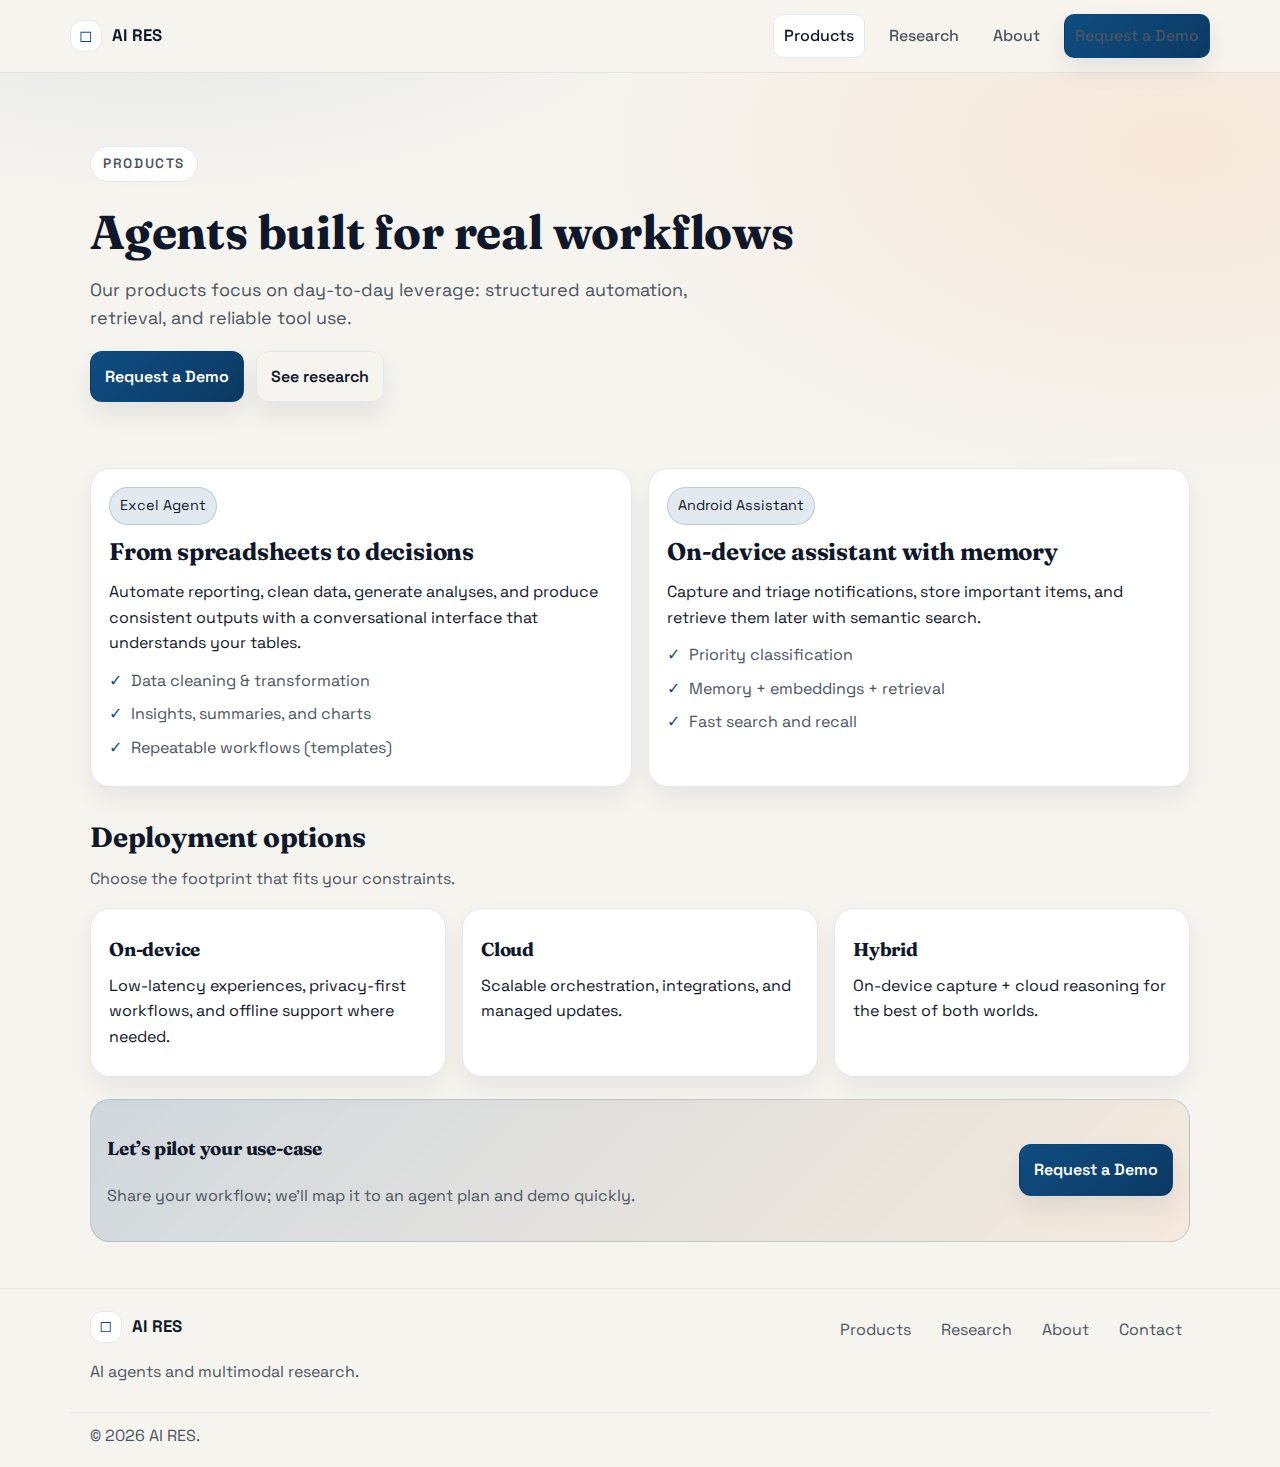
<file: products.html>
<!doctype html>
<html lang="en">
<head>
  <meta charset="utf-8" />
  <meta name="viewport" content="width=device-width,initial-scale=1" />
  <title>Products — AI RES</title>
  <meta name="description" content="AI RES products: Excel agent and Android assistant." />
  <link rel="icon" href="data:,">
  <link rel="stylesheet" href="../assets/css/styles.css" />
</head>
<body>
  <a class="skip-link" href="#main">Skip to content</a>

  <header class="site-header">
    <div class="container header-inner">
      <a class="brand" href="../">
        <span class="brand-mark" aria-hidden="true">◻︎</span>
        <span class="brand-name">AI RES</span>
      </a>

      <button class="nav-toggle" aria-label="Open menu" aria-expanded="false" data-nav-toggle>
        <span class="nav-toggle-bar"></span>
        <span class="nav-toggle-bar"></span>
      </button>

      <nav class="nav" data-nav>
        <a class="active" href="./">Products</a>
        <a href="../research/">Research</a>
        <a href="../about/">About</a>
        <a href="../contact/" class="btn btn-sm btn-primary">Request a Demo</a>
      </nav>
    </div>
  </header>

  <main id="main">
    <section class="page-hero">
      <div class="container">
        <p class="eyebrow">Products</p>
        <h1>Agents built for real workflows</h1>
        <p class="lead">
          Our products focus on day-to-day leverage: structured automation, retrieval, and reliable tool use.
        </p>

        <div class="cta-row">
          <a class="btn btn-primary" href="../contact/?subject=Request%20a%20Demo%20—%20AI%20RES">Request a Demo</a>
          <a class="btn btn-ghost" href="../research/">See research</a>
        </div>
      </div>
    </section>

    <section class="section">
      <div class="container">
        <div class="cards two">
          <article class="card">
            <div class="tag">Excel Agent</div>
            <h2>From spreadsheets to decisions</h2>
            <p>
              Automate reporting, clean data, generate analyses, and produce consistent outputs with a conversational
              interface that understands your tables.
            </p>
            <ul class="checklist">
              <li>Data cleaning & transformation</li>
              <li>Insights, summaries, and charts</li>
              <li>Repeatable workflows (templates)</li>
            </ul>
          </article>

          <article class="card">
            <div class="tag">Android Assistant</div>
            <h2>On-device assistant with memory</h2>
            <p>
              Capture and triage notifications, store important items, and retrieve them later with semantic search.
            </p>
            <ul class="checklist">
              <li>Priority classification</li>
              <li>Memory + embeddings + retrieval</li>
              <li>Fast search and recall</li>
            </ul>
          </article>
        </div>

        <div class="section-head" style="margin-top: 28px;">
          <h2>Deployment options</h2>
          <p class="muted">Choose the footprint that fits your constraints.</p>
        </div>

        <div class="cards three">
          <article class="card">
            <h3>On-device</h3>
            <p>Low-latency experiences, privacy-first workflows, and offline support where needed.</p>
          </article>
          <article class="card">
            <h3>Cloud</h3>
            <p>Scalable orchestration, integrations, and managed updates.</p>
          </article>
          <article class="card">
            <h3>Hybrid</h3>
            <p>On-device capture + cloud reasoning for the best of both worlds.</p>
          </article>
        </div>

        <div class="callout">
          <div>
            <h3>Let’s pilot your use-case</h3>
            <p class="muted">Share your workflow; we’ll map it to an agent plan and demo quickly.</p>
          </div>
          <a class="btn btn-primary" href="../contact/?subject=Pilot%20Request%20—%20AI%20RES">Request a Demo</a>
        </div>
      </div>
    </section>
  </main>

  <footer class="site-footer">
    <div class="container footer-inner">
      <div class="footer-left">
        <div class="brand small">
          <span class="brand-mark" aria-hidden="true">◻︎</span>
          <span class="brand-name">AI RES</span>
        </div>
        <p class="muted">AI agents and multimodal research.</p>
      </div>
      <div class="footer-right">
        <a href="../products/">Products</a>
        <a href="../research/">Research</a>
        <a href="../about/">About</a>
        <a href="../contact/">Contact</a>
      </div>
    </div>
    <div class="container footer-bottom">
      <span class="muted">© <span id="year"></span> AI RES.</span>
    </div>
  </footer>

  <script src="../assets/js/main.js"></script>
</body>
</html>
</file>
<file: assets/css/styles.css>
@import url("https://fonts.googleapis.com/css2?family=Fraunces:opsz,wght@9..144,600;9..144,700&family=Space+Grotesk:wght@400;500;600;700&display=swap");

:root{
  --bg: #f6f4ef;
  --panel: #ffffff;
  --text: #0f172a;
  --muted: #4b5563;
  --border: #e2e8f0;
  --shadow: 0 18px 40px rgba(15,23,42,0.08);
  --accent: #0f4c81;
  --accent-soft: rgba(15,76,129,0.12);
  --accent-warm: #f97316;
  --radius: 20px;
  --radius-sm: 12px;
  --container: 1140px;
  --font: "Space Grotesk", "Segoe UI", system-ui, sans-serif;
  --display: "Fraunces", "Georgia", serif;
}

*{box-sizing:border-box}
html,body{margin:0;padding:0;font-family:var(--font);background:var(--bg);color:var(--text);line-height:1.6}
body{
  background-image:
    radial-gradient(1000px 520px at 12% -8%, rgba(15,76,129,0.12), transparent 60%),
    radial-gradient(900px 520px at 92% 10%, rgba(249,115,22,0.1), transparent 65%);
}
a{color:inherit;text-decoration:none}
h1,h2,h3{font-family:var(--display);letter-spacing:-0.2px}
a.link{color:var(--accent)}
a.link:hover{text-decoration:underline}

.skip-link{
  position:absolute;left:-999px;top:auto;width:1px;height:1px;overflow:hidden;
}
.skip-link:focus{
  left:16px;top:16px;width:auto;height:auto;background:#fff;border:1px solid var(--border);
  padding:10px 12px;border-radius:10px;z-index:9999;box-shadow:var(--shadow);
}

.container{max-width:var(--container);margin:0 auto;padding:0 20px}
.muted{color:var(--muted)}
.tiny{font-size:0.92rem}

.site-header{
  position:sticky;top:0;z-index:50;
  background:rgba(246,244,239,0.92);
  backdrop-filter: blur(12px);
  border-bottom:1px solid rgba(15,23,42,0.08);
}
.header-inner{display:flex;align-items:center;justify-content:space-between;padding:14px 0;gap:14px}

.brand{display:flex;align-items:center;gap:10px;font-weight:700;letter-spacing:0.2px}
.brand.small{font-size:0.98rem}
.brand-mark{
  width:32px;height:32px;border-radius:12px;background:var(--panel);
  display:grid;place-items:center;border:1px solid var(--border);
  color:var(--accent);
}
.brand-name{font-size:1.05rem}

.nav{display:flex;align-items:center;gap:14px}
.nav a{padding:8px 10px;border-radius:10px;color:var(--muted);font-weight:500}
.nav a:hover{background:var(--panel);color:var(--text)}
.nav a.active{background:var(--panel);color:var(--text);border:1px solid var(--border)}
.nav.open{display:flex}

.nav-toggle{
  display:none;border:1px solid var(--border);background:#fff;border-radius:12px;
  padding:10px;cursor:pointer;box-shadow:0 6px 18px rgba(16,19,24,0.06);
}
.nav-toggle-bar{display:block;width:18px;height:2px;background:var(--text);margin:3px 0;border-radius:2px}

.btn{
  display:inline-flex;align-items:center;justify-content:center;gap:8px;
  padding:12px 14px;border-radius:12px;border:1px solid var(--border);
  background:#fff;color:var(--text);cursor:pointer;font-weight:600;
  transition: transform .08s ease, box-shadow .2s ease, background .2s ease, border-color .2s ease;
  box-shadow:0 12px 24px rgba(15,23,42,0.08);
}
.btn:hover{transform: translateY(-1px);box-shadow:0 14px 26px rgba(16,19,24,0.08)}
.btn:active{transform: translateY(0px);box-shadow:0 10px 20px rgba(16,19,24,0.05)}
.btn-sm{padding:10px 12px;border-radius:12px}
.btn-primary{
  background:linear-gradient(135deg, var(--accent), #0b3a63);
  border-color:rgba(0,0,0,0);
  color:#fff;
}
.btn-primary:hover{background:linear-gradient(135deg, #0c456f, #0a2f52)}
.btn-ghost{background:transparent}
.btn-ghost:hover{background:var(--panel)}

.hero{
  position:relative;
  padding:84px 0 40px;
  overflow:hidden;
}
.hero-grid{display:grid;grid-template-columns: 1.15fr 0.85fr;gap:28px;align-items:start}
.hero-copy h1{font-size:clamp(2.2rem, 4.4vw, 3.6rem);line-height:1.05;margin:10px 0 12px}
.lead{font-size:1.12rem;color:var(--muted);max-width:58ch}
.eyebrow{
  display:inline-flex;gap:8px;align-items:center;
  padding:6px 12px;border-radius:999px;background:var(--panel);
  border:1px solid var(--border);color:var(--muted);font-size:0.85rem;
  text-transform:uppercase;letter-spacing:0.12em;font-weight:600;
}
.cta-row{display:flex;gap:12px;flex-wrap:wrap;margin-top:18px}
.trust-strip{
  display:flex;gap:10px;flex-wrap:wrap;margin-top:18px;color:var(--muted);
}
.trust-strip > div{
  padding:8px 10px;border-radius:999px;border:1px solid var(--border);background:#fff;
}

.hero-card{
  background:#fff;border:1px solid var(--border);border-radius:var(--radius);
  padding:18px;box-shadow:var(--shadow);
}
.metric-kicker{color:var(--muted);font-size:0.92rem}
.metric-value{font-size:1.6rem;font-weight:700;margin-top:6px}
.metric-sub{color:var(--muted);margin-top:4px}
.divider{height:1px;background:var(--border);margin:14px 0}
.mini-grid{display:grid;grid-template-columns:1fr 1fr;gap:12px}
.mini{
  border:1px solid var(--border);border-radius:14px;padding:12px;background:var(--panel);
}
.mini-title{font-weight:700}
.mini-sub{color:var(--muted);font-size:0.92rem;margin-top:4px}

.hero-bg{
  position:absolute;inset:auto -20% -60% -20%;
  height:560px;
  background:
    radial-gradient(closest-side, var(--accent-soft), transparent 70%),
    radial-gradient(closest-side, rgba(15,23,42,0.06), transparent 70%);
  filter: blur(2px);
  pointer-events:none;
}

.page-hero{padding:60px 0 20px}
.page-hero h1{font-size:clamp(2rem, 3.7vw, 3rem);line-height:1.1;margin:10px 0 12px}

.section{padding:46px 0}
.section-soft{
  background:linear-gradient(180deg, #ffffff 0%, #f5f7fb 100%);
  border-top:1px solid var(--border);border-bottom:1px solid var(--border);
}
.section-head{margin-bottom:16px}
.section-head h2{margin:0 0 6px;font-size:1.75rem}
.section-head p{margin:0}

.cards{display:grid;gap:16px}
.cards.two{grid-template-columns:1fr 1fr}
.cards.three{grid-template-columns:1fr 1fr 1fr}

.stat-grid{display:grid;grid-template-columns:repeat(3,1fr);gap:16px}
.stat-card{
  background:#fff;border:1px solid var(--border);border-radius:var(--radius);
  padding:18px;box-shadow:0 12px 24px rgba(15,23,42,0.06);
}
.stat-value{font-size:1.6rem;font-weight:700;margin:0 0 6px}
.stat-label{margin:0;color:var(--muted)}

.card{
  background:#fff;border:1px solid var(--border);border-radius:var(--radius);
  padding:18px;box-shadow:0 12px 24px rgba(15,23,42,0.06);
}
.card h2,.card h3{margin:8px 0 8px}
.card p{margin:8px 0}

.capability-slider{
  position:relative;
  display:grid;
  grid-template-columns:auto 1fr auto;
  gap:12px;
  align-items:center;
}
.slider-track{
  display:grid;
  grid-auto-flow:column;
  grid-auto-columns:minmax(240px, 1fr);
  gap:16px;
  overflow-x:auto;
  scroll-snap-type:x mandatory;
  padding:6px 4px 12px;
  scroll-behavior:smooth;
}
.slider-track::-webkit-scrollbar{height:8px}
.slider-track::-webkit-scrollbar-thumb{background:rgba(15,23,42,0.2);border-radius:999px}
.slider-card{
  background:#fff;border:1px solid var(--border);border-radius:var(--radius);
  padding:16px;box-shadow:0 12px 24px rgba(15,23,42,0.06);
  display:flex;flex-direction:column;gap:10px;
  scroll-snap-align:start;
  min-width:240px;
}
.slider-card img{
  width:100%;height:180px;object-fit:cover;
  border-radius:14px;border:1px solid var(--border);background:var(--panel);
}
.slider-card h3{margin:0}
.slider-card p{margin:0;color:var(--muted)}
.slider-btn{
  width:40px;height:40px;border-radius:999px;border:1px solid var(--border);
  background:#fff;color:var(--text);cursor:pointer;font-size:1.4rem;
  display:grid;place-items:center;box-shadow:0 10px 20px rgba(15,23,42,0.08);
}
.slider-btn:hover{transform:translateY(-1px)}

.product-card img{
  width:100%;height:200px;object-fit:cover;
  border-radius:14px;border:1px solid var(--border);background:var(--panel);
  margin-bottom:10px;
}
.product-hero{display:grid;grid-template-columns:1.1fr 0.9fr;gap:24px;align-items:center}
.product-hero-media{
  background:#fff;border:1px solid var(--border);border-radius:var(--radius);
  padding:14px;box-shadow:var(--shadow);
}
.product-hero-media img{
  width:100%;height:240px;object-fit:cover;
  border-radius:12px;border:1px solid var(--border);background:var(--panel);
}
.tag{
  display:inline-flex;align-items:center;gap:8px;
  padding:6px 10px;border-radius:999px;background:var(--accent-soft);
  color:var(--text);border:1px solid rgba(15,76,129,0.2);font-size:0.9rem;
}
.checklist{list-style:none;padding:0;margin:12px 0 0}
.checklist li{padding-left:22px;position:relative;margin:8px 0;color:var(--muted)}
.checklist li::before{
  content:"✓";position:absolute;left:0;top:0;color:var(--accent);font-weight:800;
}

.steps{display:grid;grid-template-columns:1fr 1fr 1fr;gap:16px}
.step{
  background:#fff;border:1px solid var(--border);border-radius:var(--radius);
  padding:16px;box-shadow:0 12px 24px rgba(15,23,42,0.06);
  display:flex;gap:12px;align-items:flex-start;
}
.step-num{
  width:34px;height:34px;border-radius:12px;background:var(--panel);
  border:1px solid var(--border);display:grid;place-items:center;font-weight:800;
}
.step-body h3{margin:0 0 6px}
.step-body p{margin:0;color:var(--muted)}

.callout{
  margin-top:22px;
  background:linear-gradient(135deg, rgba(15,76,129,0.16), rgba(249,115,22,0.08));
  border:1px solid rgba(15,76,129,0.18);
  border-radius:var(--radius);
  padding:16px;
  display:flex;align-items:center;justify-content:space-between;gap:12px;
}

.form label{display:block;margin:12px 0;color:var(--muted);font-size:0.95rem}
input, textarea, select{
  width:100%;margin-top:6px;padding:12px 12px;border-radius:12px;border:1px solid var(--border);
  background:#fff;color:var(--text);font-size:1rem;outline:none;
}
input:focus, textarea:focus, select:focus{border-color:rgba(15,76,129,0.5);box-shadow:0 0 0 4px rgba(15,76,129,0.12)}
.ordered{margin:10px 0 0;padding-left:18px;color:var(--muted)}
.ordered li{margin:8px 0}

.site-footer{border-top:1px solid var(--border);padding:22px 0 18px}
.footer-inner{display:flex;justify-content:space-between;gap:16px;align-items:flex-start;flex-wrap:wrap}
.footer-right{display:flex;gap:14px;flex-wrap:wrap}
.footer-right a{color:var(--muted);padding:6px 8px;border-radius:10px}
.footer-right a:hover{background:var(--panel);color:var(--text)}
.footer-bottom{padding-top:10px;border-top:1px solid var(--border);margin-top:12px}

@media (max-width: 900px){
  .hero-grid{grid-template-columns:1fr}
  .cards.two{grid-template-columns:1fr}
  .cards.three{grid-template-columns:1fr}
  .stat-grid{grid-template-columns:1fr}
  .steps{grid-template-columns:1fr}
  .product-hero{grid-template-columns:1fr}
}

@media (max-width: 760px){
  .nav-toggle{display:inline-flex}
  .nav{display:none;flex-direction:column;align-items:flex-start;width:100%;padding:12px;background:#fff;border:1px solid var(--border);border-radius:14px}
  .nav.open{display:flex}
  .header-inner{flex-wrap:wrap}
  .capability-slider{grid-template-columns:1fr}
  .slider-btn{display:none}
}
</file>
